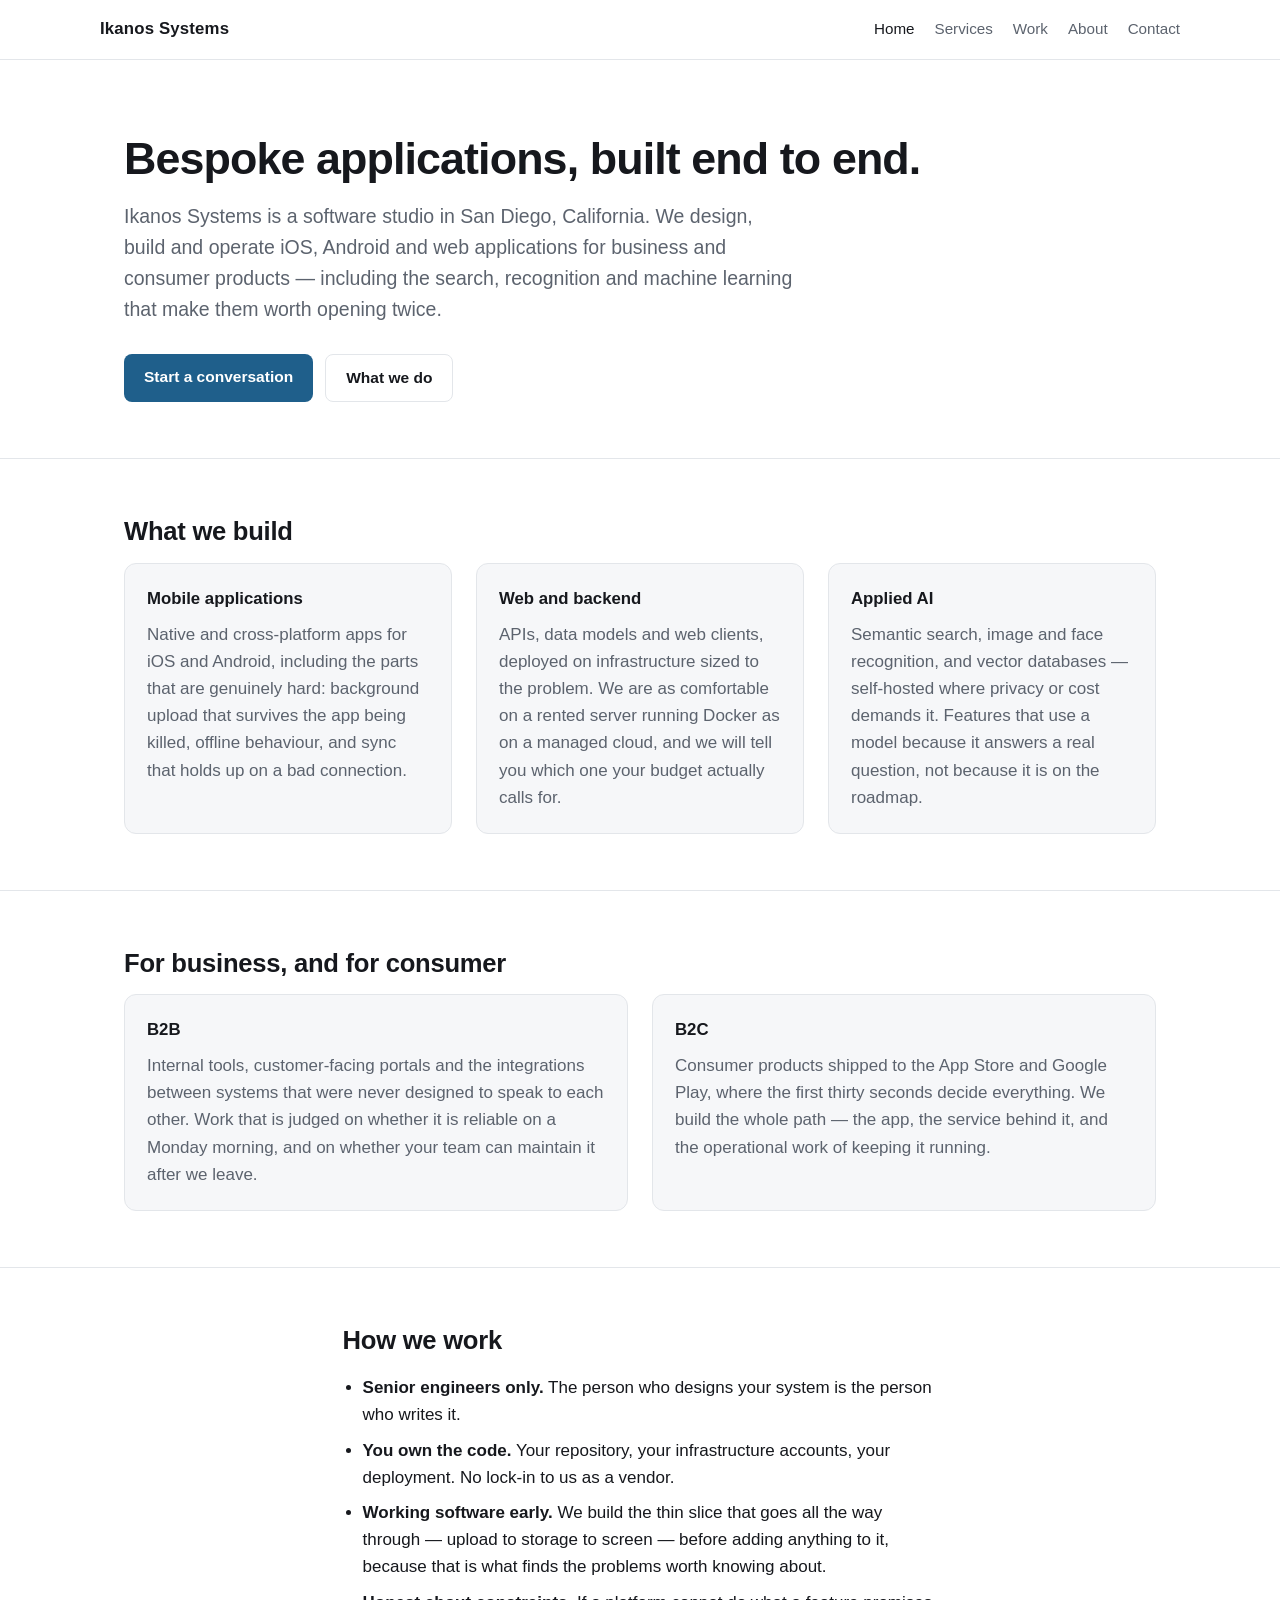
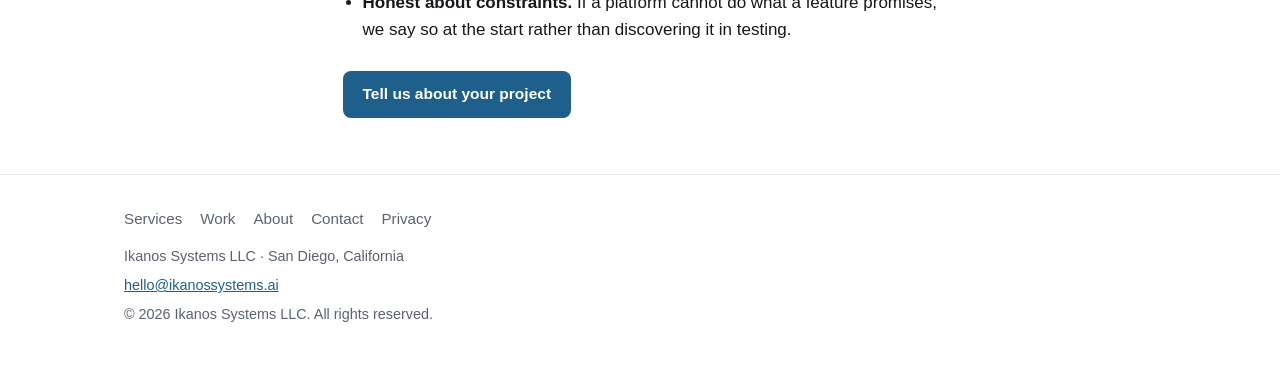
<file: index.html>
<!DOCTYPE html>
<html lang="en">
<head>
<meta charset="UTF-8">
<meta name="viewport" content="width=device-width, initial-scale=1.0">
<title>Ikanos Systems — Bespoke app development, San Diego</title>
<meta name="description" content="Ikanos Systems LLC is a San Diego software studio building bespoke iOS, Android and web applications for business and consumer products, including the AI that makes them useful.">
<link rel="stylesheet" href="styles.css">
</head>
<body>

<header>
  <div class="wrap bar">
    <a class="brand" href="/">Ikanos Systems</a>
    <nav>
      <a href="/" aria-current="page">Home</a>
      <a href="/services.html">Services</a>
      <a href="/work.html">Work</a>
      <a href="/about.html">About</a>
      <a href="/contact.html">Contact</a>
    </nav>
  </div>
</header>

<main>

  <section class="hero">
    <div class="wrap">
      <h1>Bespoke applications, built end to end.</h1>
      <p class="lede">
        Ikanos Systems is a software studio in San Diego, California. We design,
        build and operate iOS, Android and web applications for business and
        consumer products — including the search, recognition and machine
        learning that make them worth opening twice.
      </p>
      <div class="actions">
        <a class="button" href="/contact.html">Start a conversation</a>
        <a class="button secondary" href="/services.html">What we do</a>
      </div>
    </div>
  </section>

  <section>
    <div class="wrap">
      <h2>What we build</h2>
      <div class="grid">
        <div class="card">
          <h3>Mobile applications</h3>
          <p class="muted">
            Native and cross-platform apps for iOS and Android, including the
            parts that are genuinely hard: background upload that survives the
            app being killed, offline behaviour, and sync that holds up on a
            bad connection.
          </p>
        </div>
        <div class="card">
          <h3>Web and backend</h3>
          <p class="muted">
            APIs, data models and web clients, deployed on infrastructure sized
            to the problem. We are as comfortable on a rented server running
            Docker as on a managed cloud, and we will tell you which one your
            budget actually calls for.
          </p>
        </div>
        <div class="card">
          <h3>Applied AI</h3>
          <p class="muted">
            Semantic search, image and face recognition, and vector databases —
            self-hosted where privacy or cost demands it. Features that use a
            model because it answers a real question, not because it is on the
            roadmap.
          </p>
        </div>
      </div>
    </div>
  </section>

  <section>
    <div class="wrap">
      <h2>For business, and for consumer</h2>
      <div class="grid">
        <div class="card">
          <h3>B2B</h3>
          <p class="muted">
            Internal tools, customer-facing portals and the integrations between
            systems that were never designed to speak to each other. Work that
            is judged on whether it is reliable on a Monday morning, and on
            whether your team can maintain it after we leave.
          </p>
        </div>
        <div class="card">
          <h3>B2C</h3>
          <p class="muted">
            Consumer products shipped to the App Store and Google Play, where
            the first thirty seconds decide everything. We build the whole path
            — the app, the service behind it, and the operational work of
            keeping it running.
          </p>
        </div>
      </div>
    </div>
  </section>

  <section>
    <div class="wrap prose">
      <h2>How we work</h2>
      <ul>
        <li><strong>Senior engineers only.</strong> The person who designs your system is the person who writes it.</li>
        <li><strong>You own the code.</strong> Your repository, your infrastructure accounts, your deployment. No lock-in to us as a vendor.</li>
        <li><strong>Working software early.</strong> We build the thin slice that goes all the way through — upload to storage to screen — before adding anything to it, because that is what finds the problems worth knowing about.</li>
        <li><strong>Honest about constraints.</strong> If a platform cannot do what a feature promises, we say so at the start rather than discovering it in testing.</li>
      </ul>
      <div class="actions">
        <a class="button" href="/contact.html">Tell us about your project</a>
      </div>
    </div>
  </section>

</main>

<footer>
  <div class="wrap">
    <nav>
      <a href="/services.html">Services</a>
      <a href="/work.html">Work</a>
      <a href="/about.html">About</a>
      <a href="/contact.html">Contact</a>
      <a href="/privacy.html">Privacy</a>
    </nav>
    <p>Ikanos Systems LLC · San Diego, California</p>
    <p><a href="mailto:hello@ikanossystems.ai">hello@ikanossystems.ai</a></p>
    <p>© 2026 Ikanos Systems LLC. All rights reserved.</p>
  </div>
</footer>

</body>
</html>
</file>
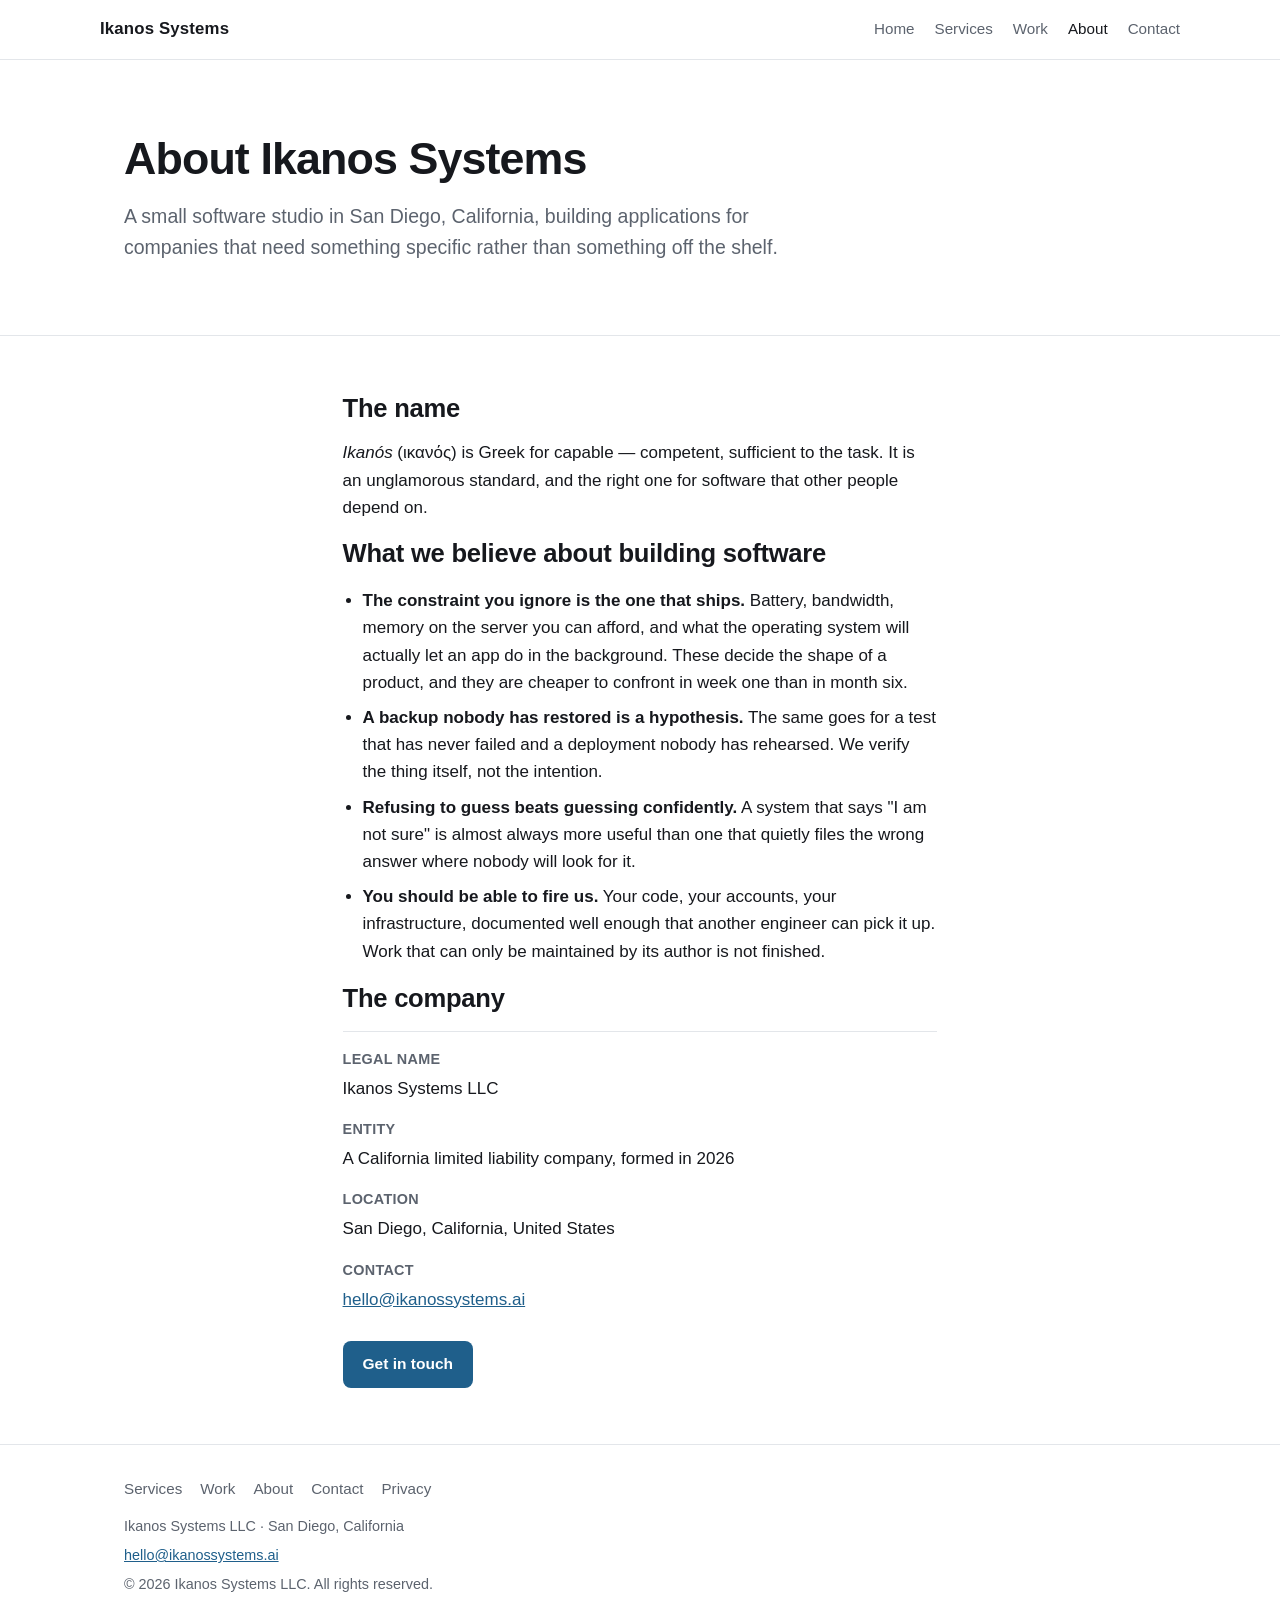
<file: about.html>
<!DOCTYPE html>
<html lang="en">
<head>
<meta charset="UTF-8">
<meta name="viewport" content="width=device-width, initial-scale=1.0">
<title>About — Ikanos Systems</title>
<meta name="description" content="Ikanos Systems LLC is a California limited liability company based in San Diego, building bespoke mobile, web and AI software.">
<link rel="stylesheet" href="styles.css">
</head>
<body>

<header>
  <div class="wrap bar">
    <a class="brand" href="/">Ikanos Systems</a>
    <nav>
      <a href="/">Home</a>
      <a href="/services.html">Services</a>
      <a href="/work.html">Work</a>
      <a href="/about.html" aria-current="page">About</a>
      <a href="/contact.html">Contact</a>
    </nav>
  </div>
</header>

<main>

  <section class="hero">
    <div class="wrap">
      <h1>About Ikanos Systems</h1>
      <p class="lede">
        A small software studio in San Diego, California, building applications
        for companies that need something specific rather than something
        off the shelf.
      </p>
    </div>
  </section>

  <section>
    <div class="wrap prose">
      <h2>The name</h2>
      <p>
        <em>Ikanós</em> (ικανός) is Greek for capable — competent, sufficient
        to the task. It is an unglamorous standard, and the right one for
        software that other people depend on.
      </p>

      <h2>What we believe about building software</h2>
      <ul>
        <li>
          <strong>The constraint you ignore is the one that ships.</strong>
          Battery, bandwidth, memory on the server you can afford, and what the
          operating system will actually let an app do in the background. These
          decide the shape of a product, and they are cheaper to confront in
          week one than in month six.
        </li>
        <li>
          <strong>A backup nobody has restored is a hypothesis.</strong>
          The same goes for a test that has never failed and a deployment
          nobody has rehearsed. We verify the thing itself, not the intention.
        </li>
        <li>
          <strong>Refusing to guess beats guessing confidently.</strong>
          A system that says "I am not sure" is almost always more useful than
          one that quietly files the wrong answer where nobody will look for it.
        </li>
        <li>
          <strong>You should be able to fire us.</strong>
          Your code, your accounts, your infrastructure, documented well enough
          that another engineer can pick it up. Work that can only be
          maintained by its author is not finished.
        </li>
      </ul>

      <h2>The company</h2>
      <dl class="spec">
        <dt>Legal name</dt>
        <dd>Ikanos Systems LLC</dd>
        <dt>Entity</dt>
        <dd>A California limited liability company, formed in 2026</dd>
        <dt>Location</dt>
        <dd>San Diego, California, United States</dd>
        <dt>Contact</dt>
        <dd><a href="mailto:hello@ikanossystems.ai">hello@ikanossystems.ai</a></dd>
      </dl>

      <div class="actions">
        <a class="button" href="/contact.html">Get in touch</a>
      </div>
    </div>
  </section>

</main>

<footer>
  <div class="wrap">
    <nav>
      <a href="/services.html">Services</a>
      <a href="/work.html">Work</a>
      <a href="/about.html">About</a>
      <a href="/contact.html">Contact</a>
      <a href="/privacy.html">Privacy</a>
    </nav>
    <p>Ikanos Systems LLC · San Diego, California</p>
    <p><a href="mailto:hello@ikanossystems.ai">hello@ikanossystems.ai</a></p>
    <p>© 2026 Ikanos Systems LLC. All rights reserved.</p>
  </div>
</footer>

</body>
</html>
</file>
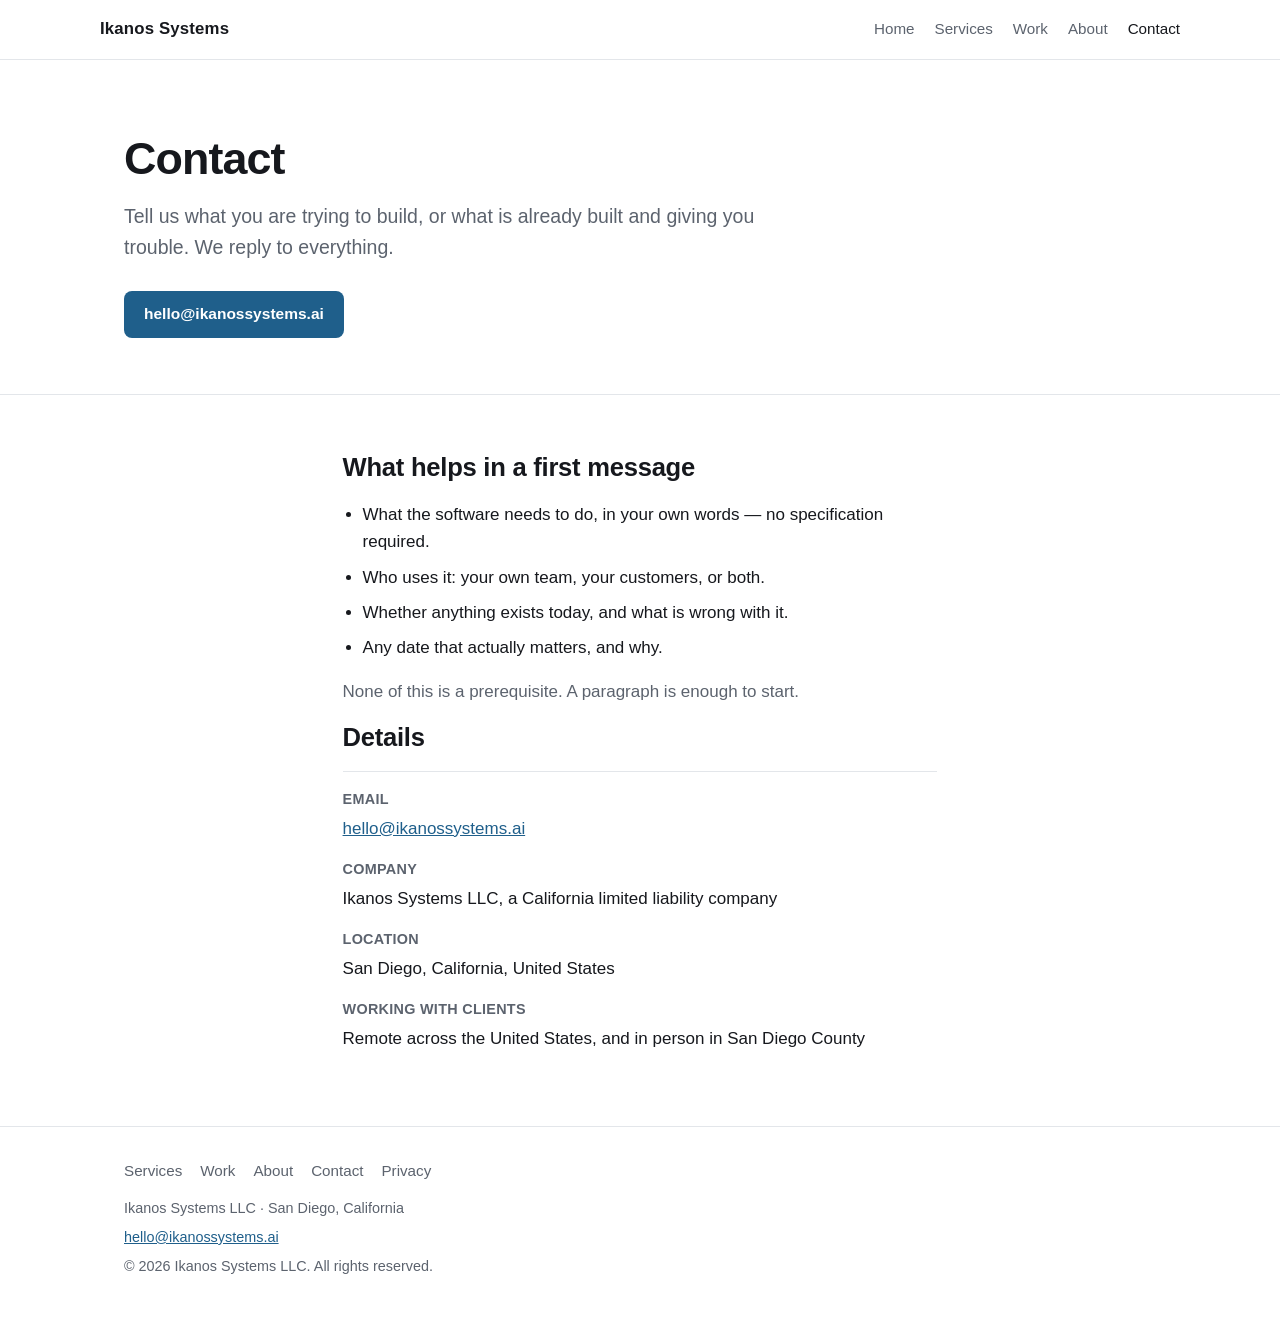
<file: contact.html>
<!DOCTYPE html>
<html lang="en">
<head>
<meta charset="UTF-8">
<meta name="viewport" content="width=device-width, initial-scale=1.0">
<title>Contact — Ikanos Systems</title>
<meta name="description" content="Contact Ikanos Systems LLC, San Diego, California — bespoke mobile, web and AI application development.">
<link rel="stylesheet" href="styles.css">
</head>
<body>

<header>
  <div class="wrap bar">
    <a class="brand" href="/">Ikanos Systems</a>
    <nav>
      <a href="/">Home</a>
      <a href="/services.html">Services</a>
      <a href="/work.html">Work</a>
      <a href="/about.html">About</a>
      <a href="/contact.html" aria-current="page">Contact</a>
    </nav>
  </div>
</header>

<main>

  <section class="hero">
    <div class="wrap">
      <h1>Contact</h1>
      <p class="lede">
        Tell us what you are trying to build, or what is already built and
        giving you trouble. We reply to everything.
      </p>
      <div class="actions">
        <a class="button" href="mailto:hello@ikanossystems.ai">hello@ikanossystems.ai</a>
      </div>
    </div>
  </section>

  <section>
    <div class="wrap prose">
      <h2>What helps in a first message</h2>
      <ul>
        <li>What the software needs to do, in your own words — no specification required.</li>
        <li>Who uses it: your own team, your customers, or both.</li>
        <li>Whether anything exists today, and what is wrong with it.</li>
        <li>Any date that actually matters, and why.</li>
      </ul>
      <p class="muted">
        None of this is a prerequisite. A paragraph is enough to start.
      </p>

      <h2>Details</h2>
      <dl class="spec">
        <dt>Email</dt>
        <dd><a href="mailto:hello@ikanossystems.ai">hello@ikanossystems.ai</a></dd>
        <dt>Company</dt>
        <dd>Ikanos Systems LLC, a California limited liability company</dd>
        <dt>Location</dt>
        <dd>San Diego, California, United States</dd>
        <dt>Working with clients</dt>
        <dd>Remote across the United States, and in person in San Diego County</dd>
      </dl>
    </div>
  </section>

</main>

<footer>
  <div class="wrap">
    <nav>
      <a href="/services.html">Services</a>
      <a href="/work.html">Work</a>
      <a href="/about.html">About</a>
      <a href="/contact.html">Contact</a>
      <a href="/privacy.html">Privacy</a>
    </nav>
    <p>Ikanos Systems LLC · San Diego, California</p>
    <p><a href="mailto:hello@ikanossystems.ai">hello@ikanossystems.ai</a></p>
    <p>© 2026 Ikanos Systems LLC. All rights reserved.</p>
  </div>
</footer>

</body>
</html>
</file>
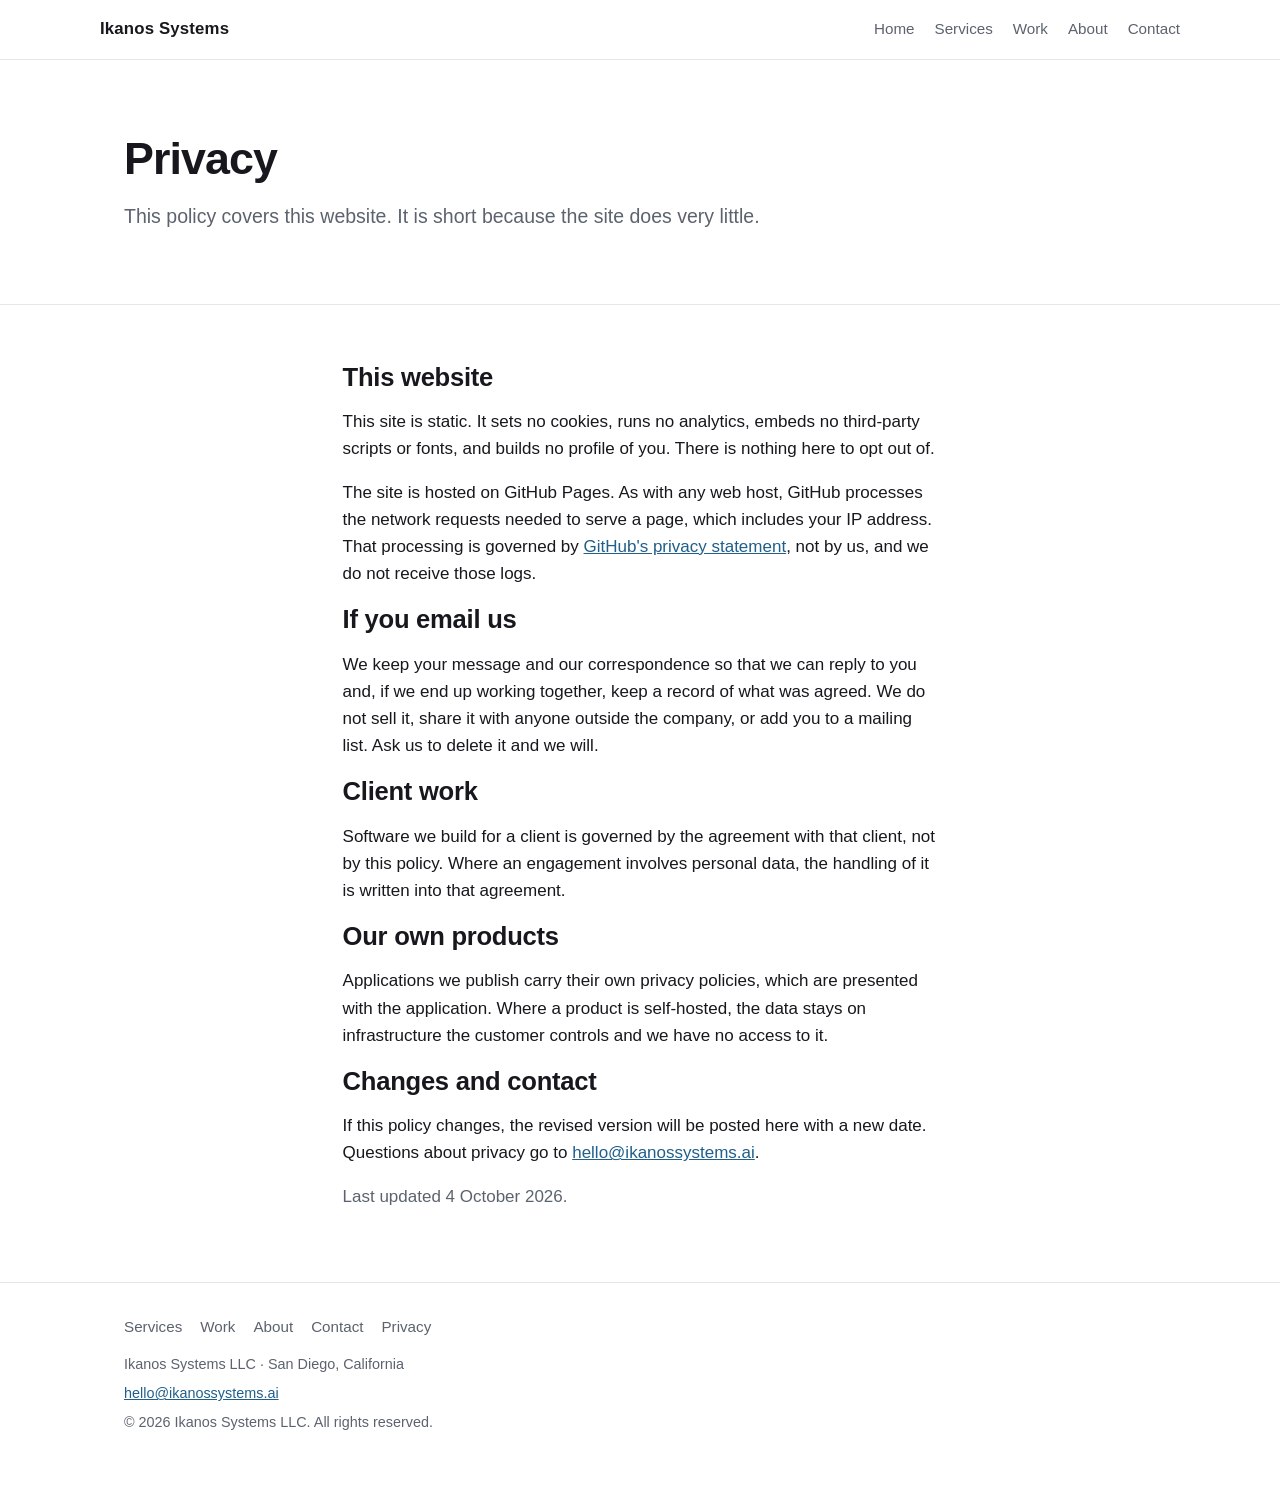
<file: privacy.html>
<!DOCTYPE html>
<html lang="en">
<head>
<meta charset="UTF-8">
<meta name="viewport" content="width=device-width, initial-scale=1.0">
<title>Privacy — Ikanos Systems</title>
<meta name="description" content="Privacy policy for ikanossystems.ai, operated by Ikanos Systems LLC.">
<link rel="stylesheet" href="styles.css">
</head>
<body>

<header>
  <div class="wrap bar">
    <a class="brand" href="/">Ikanos Systems</a>
    <nav>
      <a href="/">Home</a>
      <a href="/services.html">Services</a>
      <a href="/work.html">Work</a>
      <a href="/about.html">About</a>
      <a href="/contact.html">Contact</a>
    </nav>
  </div>
</header>

<main>

  <section class="hero">
    <div class="wrap">
      <h1>Privacy</h1>
      <p class="lede">
        This policy covers this website. It is short because the site does
        very little.
      </p>
    </div>
  </section>

  <section>
    <div class="wrap prose">
      <h2>This website</h2>
      <p>
        This site is static. It sets no cookies, runs no analytics, embeds no
        third-party scripts or fonts, and builds no profile of you. There is
        nothing here to opt out of.
      </p>
      <p>
        The site is hosted on GitHub Pages. As with any web host, GitHub
        processes the network requests needed to serve a page, which includes
        your IP address. That processing is governed by
        <a href="https://docs.github.com/site-policy/privacy-policies/github-privacy-statement">GitHub's privacy statement</a>,
        not by us, and we do not receive those logs.
      </p>

      <h2>If you email us</h2>
      <p>
        We keep your message and our correspondence so that we can reply to you
        and, if we end up working together, keep a record of what was agreed.
        We do not sell it, share it with anyone outside the company, or add you
        to a mailing list. Ask us to delete it and we will.
      </p>

      <h2>Client work</h2>
      <p>
        Software we build for a client is governed by the agreement with that
        client, not by this policy. Where an engagement involves personal data,
        the handling of it is written into that agreement.
      </p>

      <h2>Our own products</h2>
      <p>
        Applications we publish carry their own privacy policies, which are
        presented with the application. Where a product is self-hosted, the
        data stays on infrastructure the customer controls and we have no
        access to it.
      </p>

      <h2>Changes and contact</h2>
      <p>
        If this policy changes, the revised version will be posted here with a
        new date. Questions about privacy go to
        <a href="mailto:hello@ikanossystems.ai">hello@ikanossystems.ai</a>.
      </p>

      <p class="muted">Last updated 4 October 2026.</p>
    </div>
  </section>

</main>

<footer>
  <div class="wrap">
    <nav>
      <a href="/services.html">Services</a>
      <a href="/work.html">Work</a>
      <a href="/about.html">About</a>
      <a href="/contact.html">Contact</a>
      <a href="/privacy.html">Privacy</a>
    </nav>
    <p>Ikanos Systems LLC · San Diego, California</p>
    <p><a href="mailto:hello@ikanossystems.ai">hello@ikanossystems.ai</a></p>
    <p>© 2026 Ikanos Systems LLC. All rights reserved.</p>
  </div>
</footer>

</body>
</html>
</file>
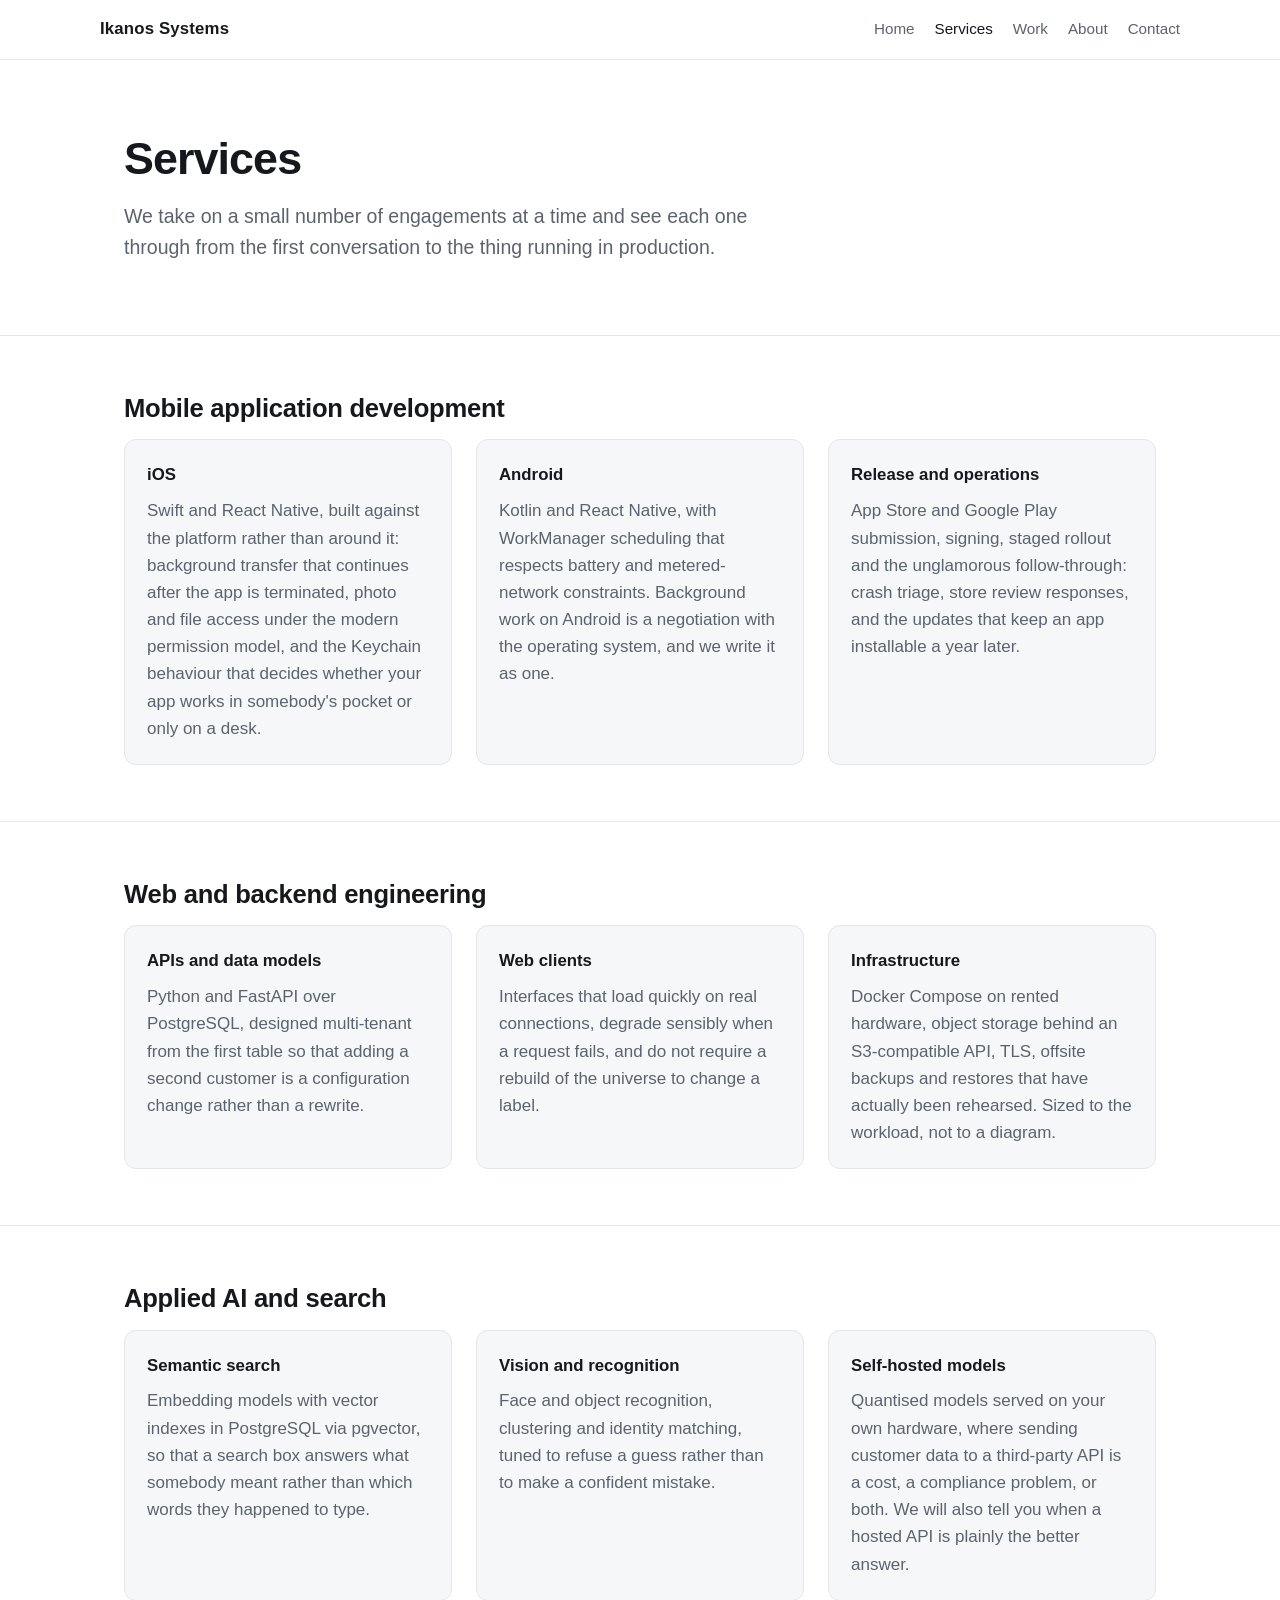
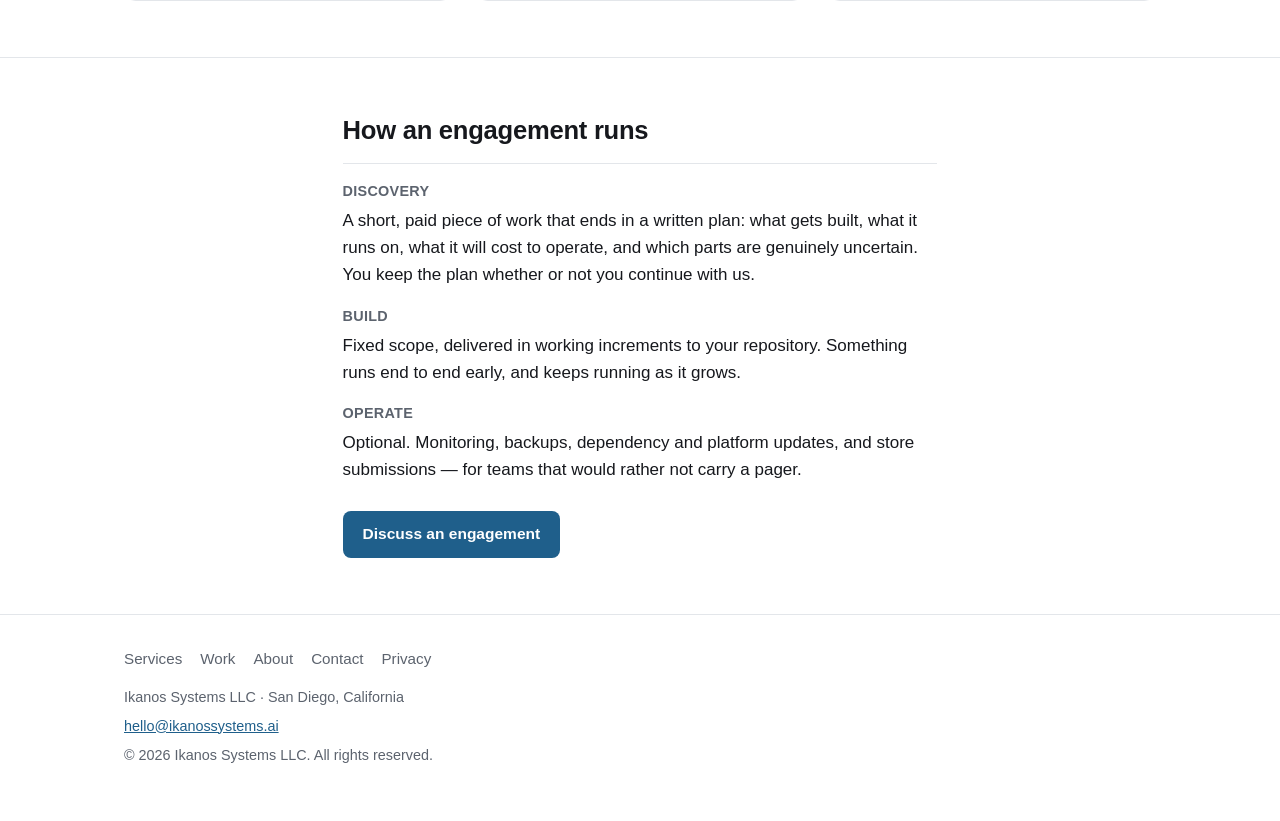
<file: services.html>
<!DOCTYPE html>
<html lang="en">
<head>
<meta charset="UTF-8">
<meta name="viewport" content="width=device-width, initial-scale=1.0">
<title>Services — Ikanos Systems</title>
<meta name="description" content="Bespoke mobile, web and AI software development for business and consumer products. Discovery, build and operate engagements from Ikanos Systems LLC, San Diego.">
<link rel="stylesheet" href="styles.css">
</head>
<body>

<header>
  <div class="wrap bar">
    <a class="brand" href="/">Ikanos Systems</a>
    <nav>
      <a href="/">Home</a>
      <a href="/services.html" aria-current="page">Services</a>
      <a href="/work.html">Work</a>
      <a href="/about.html">About</a>
      <a href="/contact.html">Contact</a>
    </nav>
  </div>
</header>

<main>

  <section class="hero">
    <div class="wrap">
      <h1>Services</h1>
      <p class="lede">
        We take on a small number of engagements at a time and see each one
        through from the first conversation to the thing running in production.
      </p>
    </div>
  </section>

  <section>
    <div class="wrap">
      <h2>Mobile application development</h2>
      <div class="grid">
        <div class="card">
          <h3>iOS</h3>
          <p class="muted">
            Swift and React Native, built against the platform rather than
            around it: background transfer that continues after the app is
            terminated, photo and file access under the modern permission
            model, and the Keychain behaviour that decides whether your app
            works in somebody's pocket or only on a desk.
          </p>
        </div>
        <div class="card">
          <h3>Android</h3>
          <p class="muted">
            Kotlin and React Native, with WorkManager scheduling that respects
            battery and metered-network constraints. Background work on Android
            is a negotiation with the operating system, and we write it as one.
          </p>
        </div>
        <div class="card">
          <h3>Release and operations</h3>
          <p class="muted">
            App Store and Google Play submission, signing, staged rollout and
            the unglamorous follow-through: crash triage, store review
            responses, and the updates that keep an app installable a year
            later.
          </p>
        </div>
      </div>
    </div>
  </section>

  <section>
    <div class="wrap">
      <h2>Web and backend engineering</h2>
      <div class="grid">
        <div class="card">
          <h3>APIs and data models</h3>
          <p class="muted">
            Python and FastAPI over PostgreSQL, designed multi-tenant from the
            first table so that adding a second customer is a configuration
            change rather than a rewrite.
          </p>
        </div>
        <div class="card">
          <h3>Web clients</h3>
          <p class="muted">
            Interfaces that load quickly on real connections, degrade sensibly
            when a request fails, and do not require a rebuild of the universe
            to change a label.
          </p>
        </div>
        <div class="card">
          <h3>Infrastructure</h3>
          <p class="muted">
            Docker Compose on rented hardware, object storage behind an
            S3-compatible API, TLS, offsite backups and restores that have
            actually been rehearsed. Sized to the workload, not to a diagram.
          </p>
        </div>
      </div>
    </div>
  </section>

  <section>
    <div class="wrap">
      <h2>Applied AI and search</h2>
      <div class="grid">
        <div class="card">
          <h3>Semantic search</h3>
          <p class="muted">
            Embedding models with vector indexes in PostgreSQL via pgvector, so
            that a search box answers what somebody meant rather than which
            words they happened to type.
          </p>
        </div>
        <div class="card">
          <h3>Vision and recognition</h3>
          <p class="muted">
            Face and object recognition, clustering and identity matching,
            tuned to refuse a guess rather than to make a confident mistake.
          </p>
        </div>
        <div class="card">
          <h3>Self-hosted models</h3>
          <p class="muted">
            Quantised models served on your own hardware, where sending
            customer data to a third-party API is a cost, a compliance problem,
            or both. We will also tell you when a hosted API is plainly the
            better answer.
          </p>
        </div>
      </div>
    </div>
  </section>

  <section>
    <div class="wrap prose">
      <h2>How an engagement runs</h2>
      <dl class="spec">
        <dt>Discovery</dt>
        <dd>
          A short, paid piece of work that ends in a written plan: what gets
          built, what it runs on, what it will cost to operate, and which parts
          are genuinely uncertain. You keep the plan whether or not you
          continue with us.
        </dd>
        <dt>Build</dt>
        <dd>
          Fixed scope, delivered in working increments to your repository.
          Something runs end to end early, and keeps running as it grows.
        </dd>
        <dt>Operate</dt>
        <dd>
          Optional. Monitoring, backups, dependency and platform updates, and
          store submissions — for teams that would rather not carry a pager.
        </dd>
      </dl>
      <div class="actions">
        <a class="button" href="/contact.html">Discuss an engagement</a>
      </div>
    </div>
  </section>

</main>

<footer>
  <div class="wrap">
    <nav>
      <a href="/services.html">Services</a>
      <a href="/work.html">Work</a>
      <a href="/about.html">About</a>
      <a href="/contact.html">Contact</a>
      <a href="/privacy.html">Privacy</a>
    </nav>
    <p>Ikanos Systems LLC · San Diego, California</p>
    <p><a href="mailto:hello@ikanossystems.ai">hello@ikanossystems.ai</a></p>
    <p>© 2026 Ikanos Systems LLC. All rights reserved.</p>
  </div>
</footer>

</body>
</html>
</file>
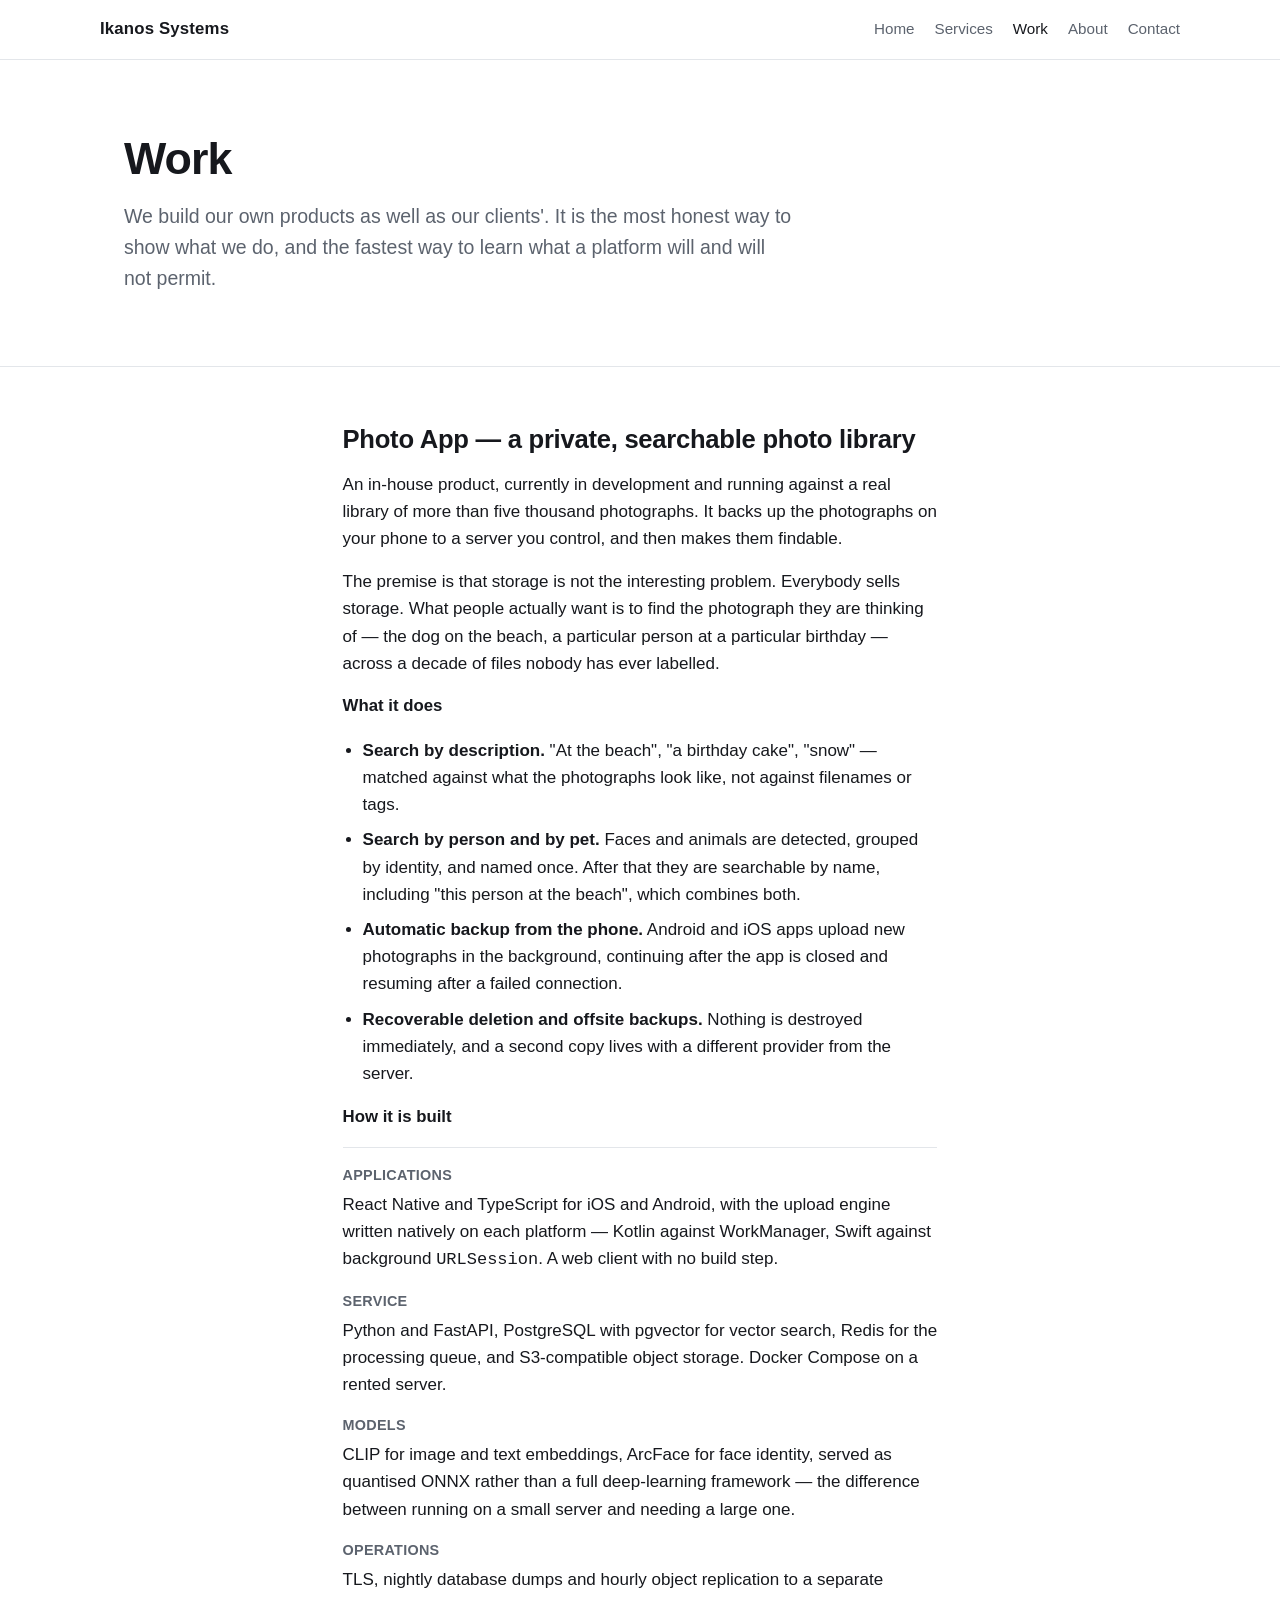
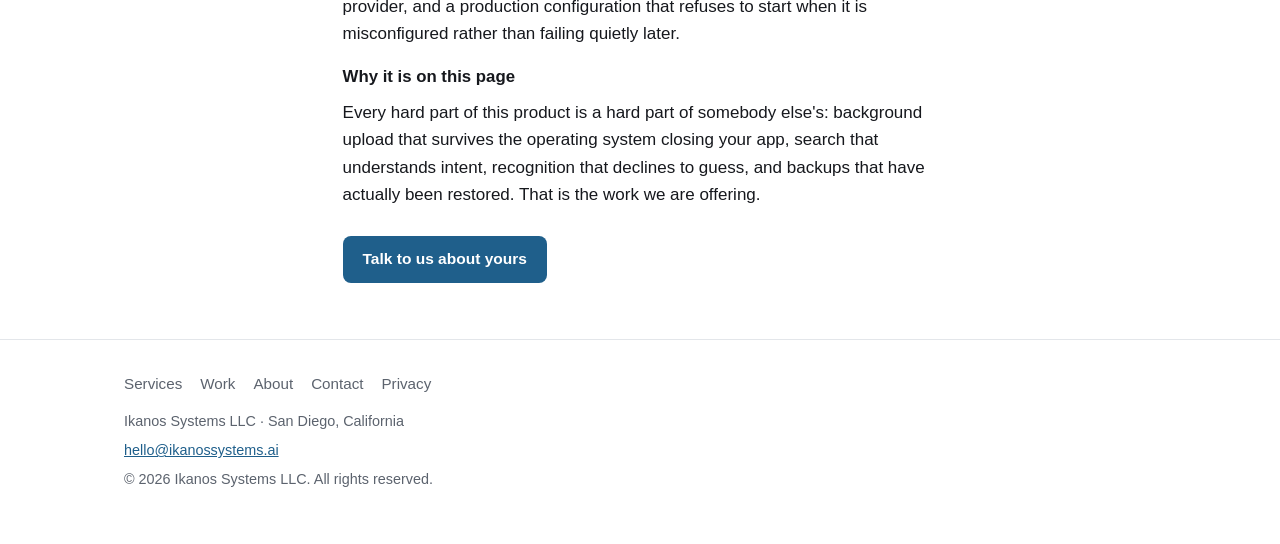
<file: work.html>
<!DOCTYPE html>
<html lang="en">
<head>
<meta charset="UTF-8">
<meta name="viewport" content="width=device-width, initial-scale=1.0">
<title>Work — Ikanos Systems</title>
<meta name="description" content="Photo App: a self-hosted AI photo library with semantic search, face and pet recognition, and automatic mobile backup. An in-house product from Ikanos Systems LLC.">
<link rel="stylesheet" href="styles.css">
</head>
<body>

<header>
  <div class="wrap bar">
    <a class="brand" href="/">Ikanos Systems</a>
    <nav>
      <a href="/">Home</a>
      <a href="/services.html">Services</a>
      <a href="/work.html" aria-current="page">Work</a>
      <a href="/about.html">About</a>
      <a href="/contact.html">Contact</a>
    </nav>
  </div>
</header>

<main>

  <section class="hero">
    <div class="wrap">
      <h1>Work</h1>
      <p class="lede">
        We build our own products as well as our clients'. It is the most
        honest way to show what we do, and the fastest way to learn what a
        platform will and will not permit.
      </p>
    </div>
  </section>

  <section>
    <div class="wrap prose">
      <h2>Photo App — a private, searchable photo library</h2>
      <p>
        An in-house product, currently in development and running against a
        real library of more than five thousand photographs. It backs up the
        photographs on your phone to a server you control, and then makes them
        findable.
      </p>
      <p>
        The premise is that storage is not the interesting problem. Everybody
        sells storage. What people actually want is to find the photograph they
        are thinking of — the dog on the beach, a particular person at a
        particular birthday — across a decade of files nobody has ever labelled.
      </p>

      <h3>What it does</h3>
      <ul>
        <li><strong>Search by description.</strong> "At the beach", "a birthday cake", "snow" — matched against what the photographs look like, not against filenames or tags.</li>
        <li><strong>Search by person and by pet.</strong> Faces and animals are detected, grouped by identity, and named once. After that they are searchable by name, including "this person at the beach", which combines both.</li>
        <li><strong>Automatic backup from the phone.</strong> Android and iOS apps upload new photographs in the background, continuing after the app is closed and resuming after a failed connection.</li>
        <li><strong>Recoverable deletion and offsite backups.</strong> Nothing is destroyed immediately, and a second copy lives with a different provider from the server.</li>
      </ul>

      <h3>How it is built</h3>
      <dl class="spec">
        <dt>Applications</dt>
        <dd>React Native and TypeScript for iOS and Android, with the upload engine written natively on each platform — Kotlin against WorkManager, Swift against background <code>URLSession</code>. A web client with no build step.</dd>
        <dt>Service</dt>
        <dd>Python and FastAPI, PostgreSQL with pgvector for vector search, Redis for the processing queue, and S3-compatible object storage. Docker Compose on a rented server.</dd>
        <dt>Models</dt>
        <dd>CLIP for image and text embeddings, ArcFace for face identity, served as quantised ONNX rather than a full deep-learning framework — the difference between running on a small server and needing a large one.</dd>
        <dt>Operations</dt>
        <dd>TLS, nightly database dumps and hourly object replication to a separate provider, and a production configuration that refuses to start when it is misconfigured rather than failing quietly later.</dd>
      </dl>

      <h3>Why it is on this page</h3>
      <p>
        Every hard part of this product is a hard part of somebody else's:
        background upload that survives the operating system closing your app,
        search that understands intent, recognition that declines to guess, and
        backups that have actually been restored. That is the work we are
        offering.
      </p>

      <div class="actions">
        <a class="button" href="/contact.html">Talk to us about yours</a>
      </div>
    </div>
  </section>

</main>

<footer>
  <div class="wrap">
    <nav>
      <a href="/services.html">Services</a>
      <a href="/work.html">Work</a>
      <a href="/about.html">About</a>
      <a href="/contact.html">Contact</a>
      <a href="/privacy.html">Privacy</a>
    </nav>
    <p>Ikanos Systems LLC · San Diego, California</p>
    <p><a href="mailto:hello@ikanossystems.ai">hello@ikanossystems.ai</a></p>
    <p>© 2026 Ikanos Systems LLC. All rights reserved.</p>
  </div>
</footer>

</body>
</html>
</file>
<file: styles.css>
/*
 * One stylesheet for the whole site. No build step, no framework — the same
 * reasoning as the photo app's web client: a static marketing site that needs
 * a toolchain to edit is a site that stops getting edited.
 */

:root {
  color-scheme: light dark;
  --bg: #ffffff;
  --surface: #f6f7f9;
  --border: #e3e6ea;
  --fg: #16181d;
  --muted: #5c636e;
  --accent: #1f5f8b;
  --accent-fg: #ffffff;
  --max: 1080px;
}

@media (prefers-color-scheme: dark) {
  :root {
    --bg: #0d0f12;
    --surface: #15181d;
    --border: #262b33;
    --fg: #eceef1;
    --muted: #9aa2ad;
    --accent: #6fb3dd;
    --accent-fg: #0d0f12;
  }
}

* { box-sizing: border-box; }

html { -webkit-text-size-adjust: 100%; }

body {
  margin: 0;
  background: var(--bg);
  color: var(--fg);
  font-family: -apple-system, BlinkMacSystemFont, "Segoe UI", Roboto, Helvetica, Arial, sans-serif;
  font-size: 17px;
  line-height: 1.6;
}

.wrap {
  max-width: var(--max);
  margin: 0 auto;
  padding: 0 24px;
}

/* ---------- header ---------- */

header {
  border-bottom: 1px solid var(--border);
  position: sticky;
  top: 0;
  background: var(--bg);
  z-index: 10;
}

.bar {
  display: flex;
  align-items: center;
  justify-content: space-between;
  gap: 16px;
  padding: 16px 0;
  flex-wrap: wrap;
}

.brand {
  font-weight: 650;
  font-size: 1.05rem;
  letter-spacing: 0.01em;
  color: var(--fg);
  text-decoration: none;
  white-space: nowrap;
}

nav {
  display: flex;
  gap: 20px;
  flex-wrap: wrap;
}

nav a {
  color: var(--muted);
  text-decoration: none;
  font-size: 0.95rem;
}

nav a:hover,
nav a[aria-current="page"] {
  color: var(--fg);
}

/* ---------- type ---------- */

h1 {
  font-size: clamp(1.9rem, 4.5vw, 2.8rem);
  line-height: 1.18;
  letter-spacing: -0.02em;
  margin: 0 0 16px;
  font-weight: 680;
}

h2 {
  font-size: clamp(1.3rem, 2.6vw, 1.6rem);
  line-height: 1.3;
  letter-spacing: -0.01em;
  margin: 0 0 14px;
  font-weight: 640;
}

h3 {
  font-size: 1.05rem;
  margin: 0 0 8px;
  font-weight: 640;
}

p { margin: 0 0 16px; }

.lede {
  font-size: clamp(1.05rem, 2vw, 1.22rem);
  color: var(--muted);
  max-width: 62ch;
}

.muted { color: var(--muted); }

a { color: var(--accent); }

section { padding: 56px 0; }

section + section { border-top: 1px solid var(--border); }

.hero { padding: 72px 0 56px; }

/* ---------- layout helpers ---------- */

.grid {
  display: grid;
  gap: 24px;
  grid-template-columns: repeat(auto-fit, minmax(260px, 1fr));
}

.card {
  background: var(--surface);
  border: 1px solid var(--border);
  border-radius: 12px;
  padding: 22px;
}

.card p:last-child { margin-bottom: 0; }

.prose { max-width: 68ch; }

.prose ul { padding-left: 20px; }

.prose li { margin-bottom: 8px; }

/* ---------- buttons ---------- */

.actions {
  display: flex;
  gap: 12px;
  flex-wrap: wrap;
  margin-top: 28px;
}

.button {
  display: inline-block;
  background: var(--accent);
  color: var(--accent-fg);
  padding: 11px 20px;
  border-radius: 8px;
  text-decoration: none;
  font-weight: 600;
  font-size: 0.97rem;
}

.button.secondary {
  background: transparent;
  color: var(--fg);
  border: 1px solid var(--border);
}

/* ---------- spec list ---------- */

.spec {
  border-top: 1px solid var(--border);
  padding-top: 16px;
  margin-top: 16px;
}

.spec dt {
  font-weight: 620;
  font-size: 0.9rem;
  letter-spacing: 0.02em;
  text-transform: uppercase;
  color: var(--muted);
  margin-bottom: 4px;
}

.spec dd {
  margin: 0 0 16px;
}

/* ---------- footer ---------- */

footer {
  border-top: 1px solid var(--border);
  padding: 32px 0 48px;
  color: var(--muted);
  font-size: 0.9rem;
}

footer nav {
  margin-bottom: 14px;
  gap: 18px;
}

footer p { margin: 0 0 6px; }

@media (max-width: 560px) {
  body { font-size: 16px; }
  section { padding: 44px 0; }
  .hero { padding: 52px 0 44px; }
}
</file>
